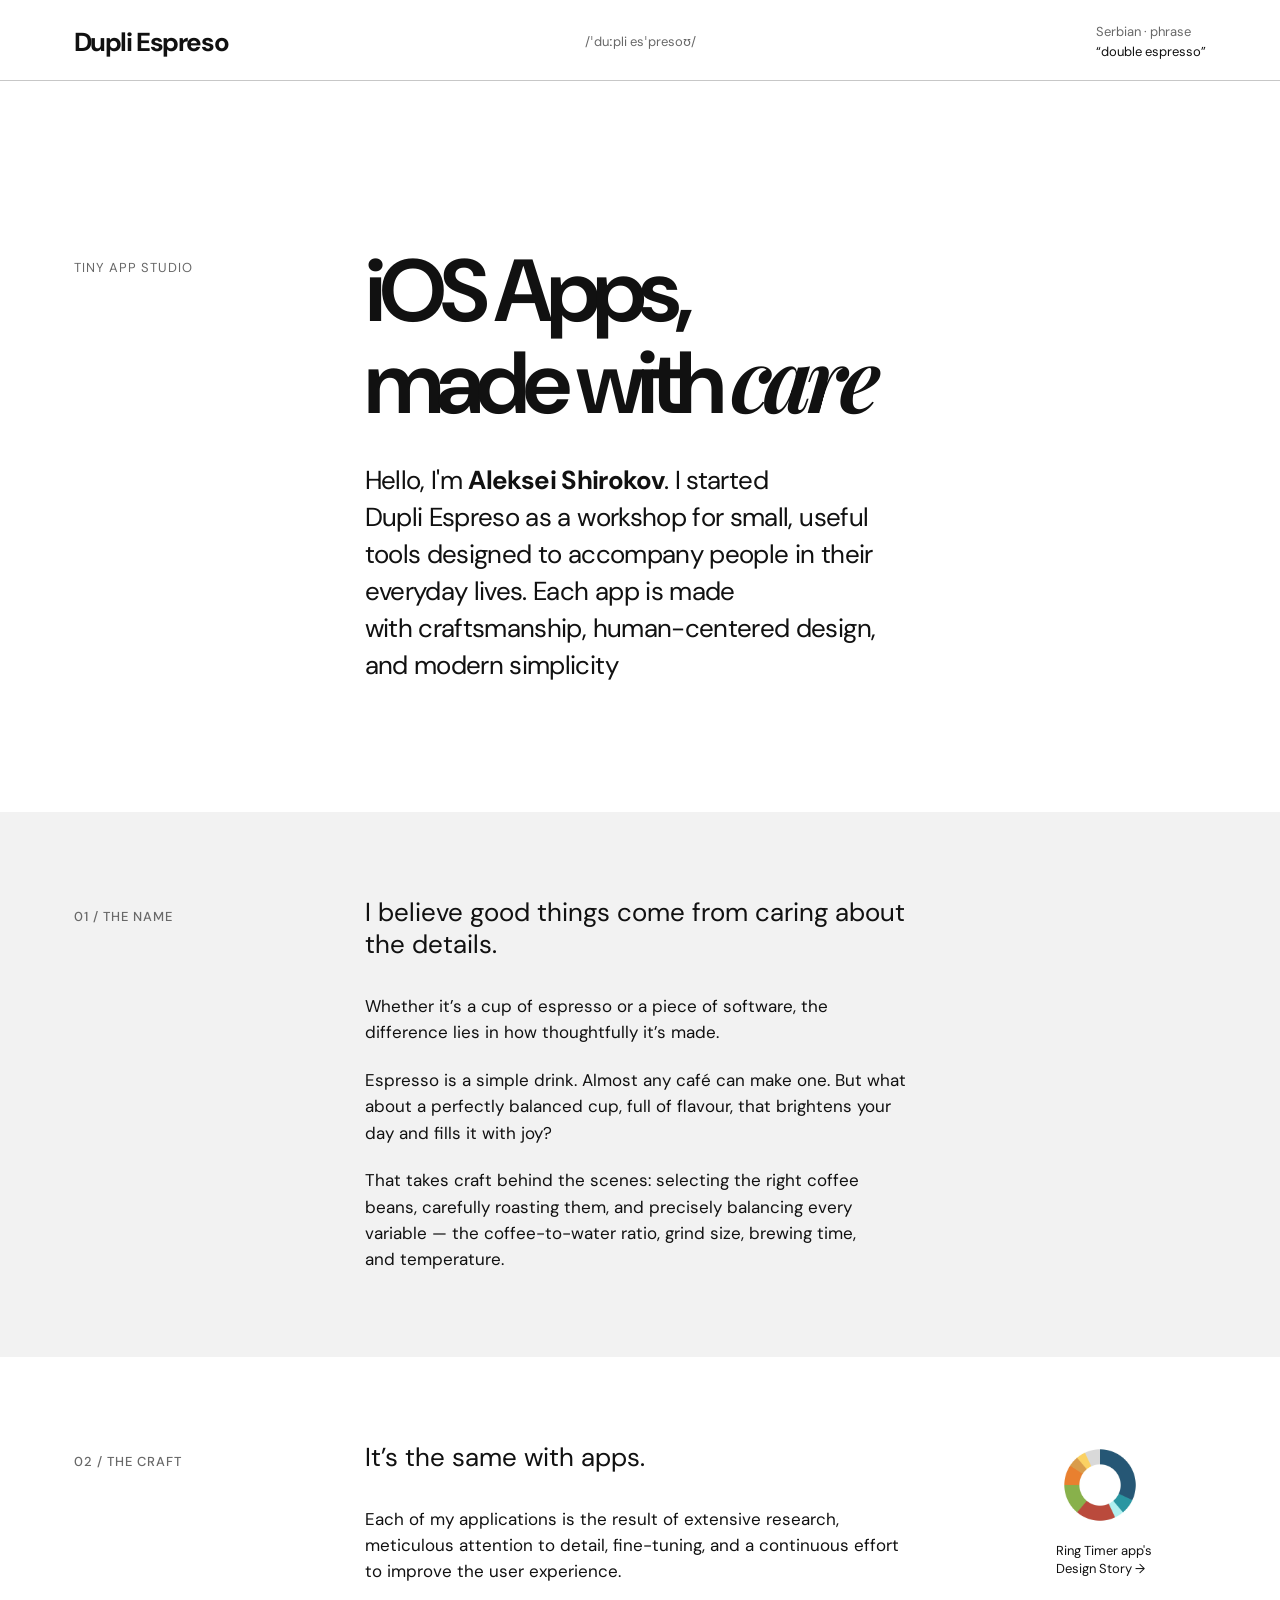
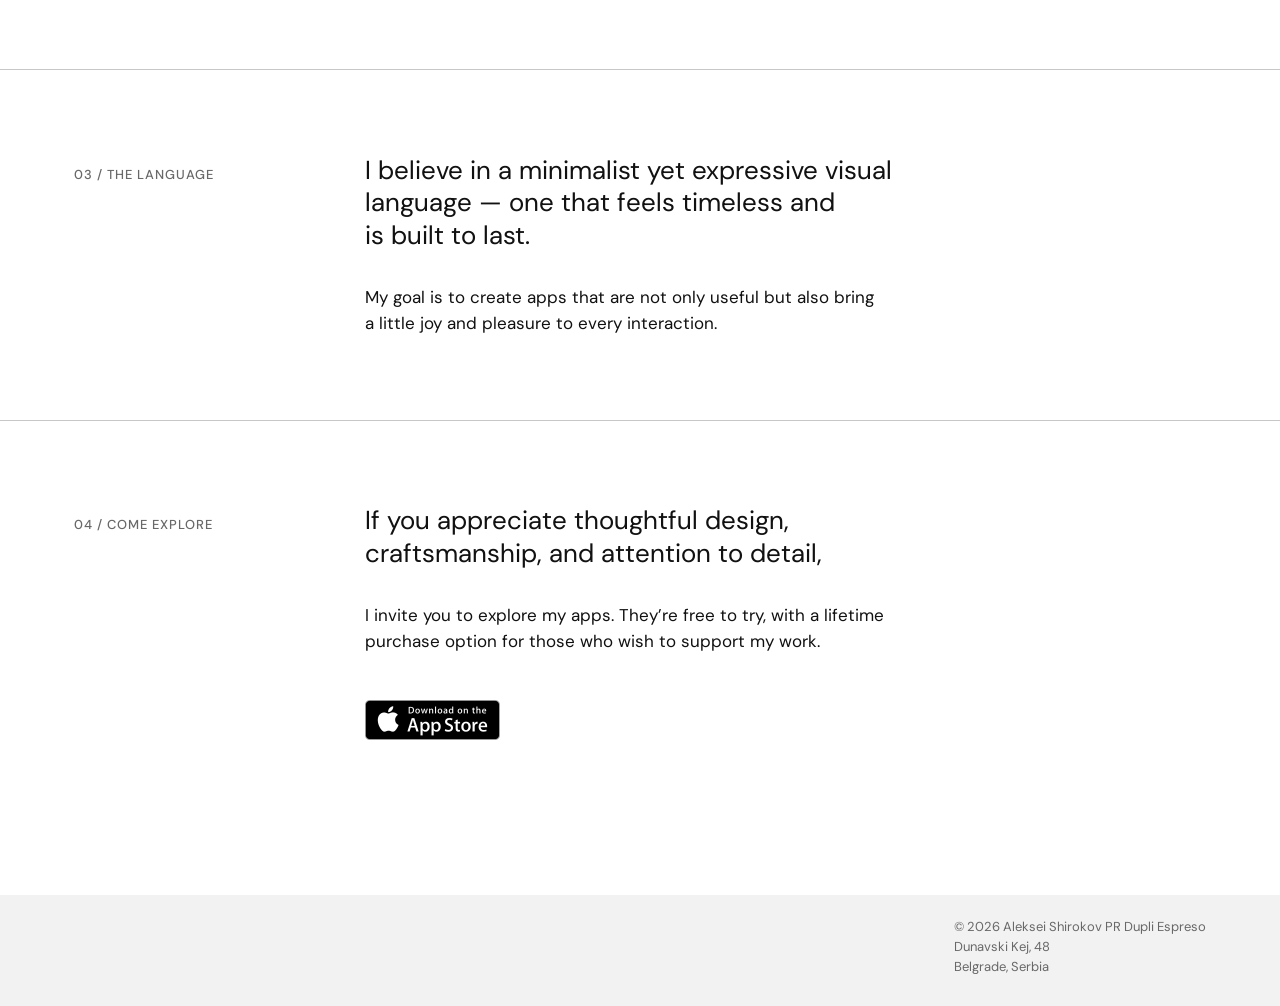
<file: index.html>
<!doctype html>
<html lang="en">
<head>
  <meta charset="utf-8">
  <meta name="viewport" content="width=device-width, initial-scale=1">
  <meta name="theme-color" content="#ffffff">
  <meta name="description" content="Dupli Espreso — small, useful apps made with care by Aleksei Shirokov.">
  <title>Dupli Espreso — Aleksei Shirokov</title>
  <link rel="preconnect" href="https://fonts.googleapis.com">
  <link rel="preconnect" href="https://fonts.gstatic.com" crossorigin>
  <link href="https://fonts.googleapis.com/css2?family=DM+Mono:wght@400;500&family=DM+Sans:wght@400;500;600;650;700&family=Playfair+Display:ital,wght@0,650;1,650&display=swap" rel="stylesheet">
  <link rel="stylesheet" href="style.css">
</head>
<body>
  <header class="wrap dictionary" aria-label="Dictionary entry">
    <div class="wordmark">Dupli Espreso</div>
    <div class="pronunciation">/ˈduːpli esˈpresoʊ/</div>
    <div class="definition"><em>Serbian · phrase</em><br>“double espresso”</div>
  </header>

  <main>
    <section class="wrap hero" aria-labelledby="page-title">
      <p class="eyebrow">Tiny app studio</p>
      <h1 id="page-title">iOS Apps,</br>made with <em>care</em></h1>
      <p class="intro">Hello, I'm <b>Aleksei Shirokov</b>. 
        I started Dupli&nbsp;Espreso as a workshop for small, useful tools designed to accompany people in their everyday lives. Each app is&nbsp;made with&nbsp;craftsmanship, human-centered&nbsp;design, and&nbsp;modern&nbsp;simplicity
      </p>
    </section>

    <section class="section name-band">
      <div class="wrap story-row">
        <h2 class="section-label">01 / The name</h2>
        <div class="copy">
          <p class="lead">I believe good things come from caring about the details.</p>
          <p>Whether it’s a cup of espresso or a piece of software, the difference lies in how thoughtfully it’s made.</p>
          <p>Espresso is a simple drink. Almost any café can make one. But what about a perfectly balanced cup, full of flavour, that brightens your day and fills it with joy?</p>
          <p>That takes craft behind the scenes: selecting the right coffee beans, carefully roasting them, and precisely balancing every variable — the&nbsp;coffee-to-water&nbsp;ratio, grind&nbsp;size, brewing time, and&nbsp;temperature.</p>
        </div>
      </div>
    </section>

    <section class="section craft-section">
      <div class="wrap story-row">
        <h2 class="section-label">02 / The craft</h2>
        <div class="copy">
          <p class="lead">It’s the same with apps.</p>
          <p>Each of my applications is the result of extensive research, meticulous attention to detail, fine-tuning, and a continuous effort to improve the user experience.</p>
        </div>
        <div class="story-feature">
          <a href="ring-timer-story.html" aria-label="Read the Ring Timer design story">
            <img src="logo1024.jpg" width="120" height="120" alt="Ring Timer icon, a multicoloured segmented ring" loading="lazy">Ring Timer app's</br>Design Story <span aria-hidden="true">→</span>
          </a>
        </div>
      </div>
    </section>

    <section class="section">
      <div class="wrap story-row">
        <h2 class="section-label">03 / The language</h2>
        <div class="copy">
          <p class="lead">I believe in a minimalist yet expressive visual language — one that feels timeless and is&nbsp;built to&nbsp;last.</p>
          <p>My goal is to create apps that are not only useful but also bring a&nbsp;little joy and pleasure to every interaction.</p>
        </div>
      </div>
    </section>

    <section class="closing">
      <div class="wrap story-row">
        <h2 class="section-label">04 / Come explore</h2>
        <div class="copy">
          <p class="lead">If you appreciate thoughtful design, craftsmanship, and&nbsp;attention to&nbsp;detail,</p>
          <p>I invite you to explore my apps. They’re free to try, with a&nbsp;lifetime purchase option for those who wish to&nbsp;support my&nbsp;work.</p>
          <a class="closing-link" href="#page-title"><img src="Download_on_the_App_Store_Badge_US-UK_135x40.png" width="135" height="40"></a>
        </div>
     </div>
    </section>
  </main>

  <footer>
    <div class="wrap footer-inner">
      <span>© <span id="year"></span> Aleksei Shirokov PR Dupli Espreso<br>Dunavski Kej, 48<br>Belgrade, Serbia</span>
    </div>
  </footer>
  <script src="script.js"></script>
</body>
</html>
</file>
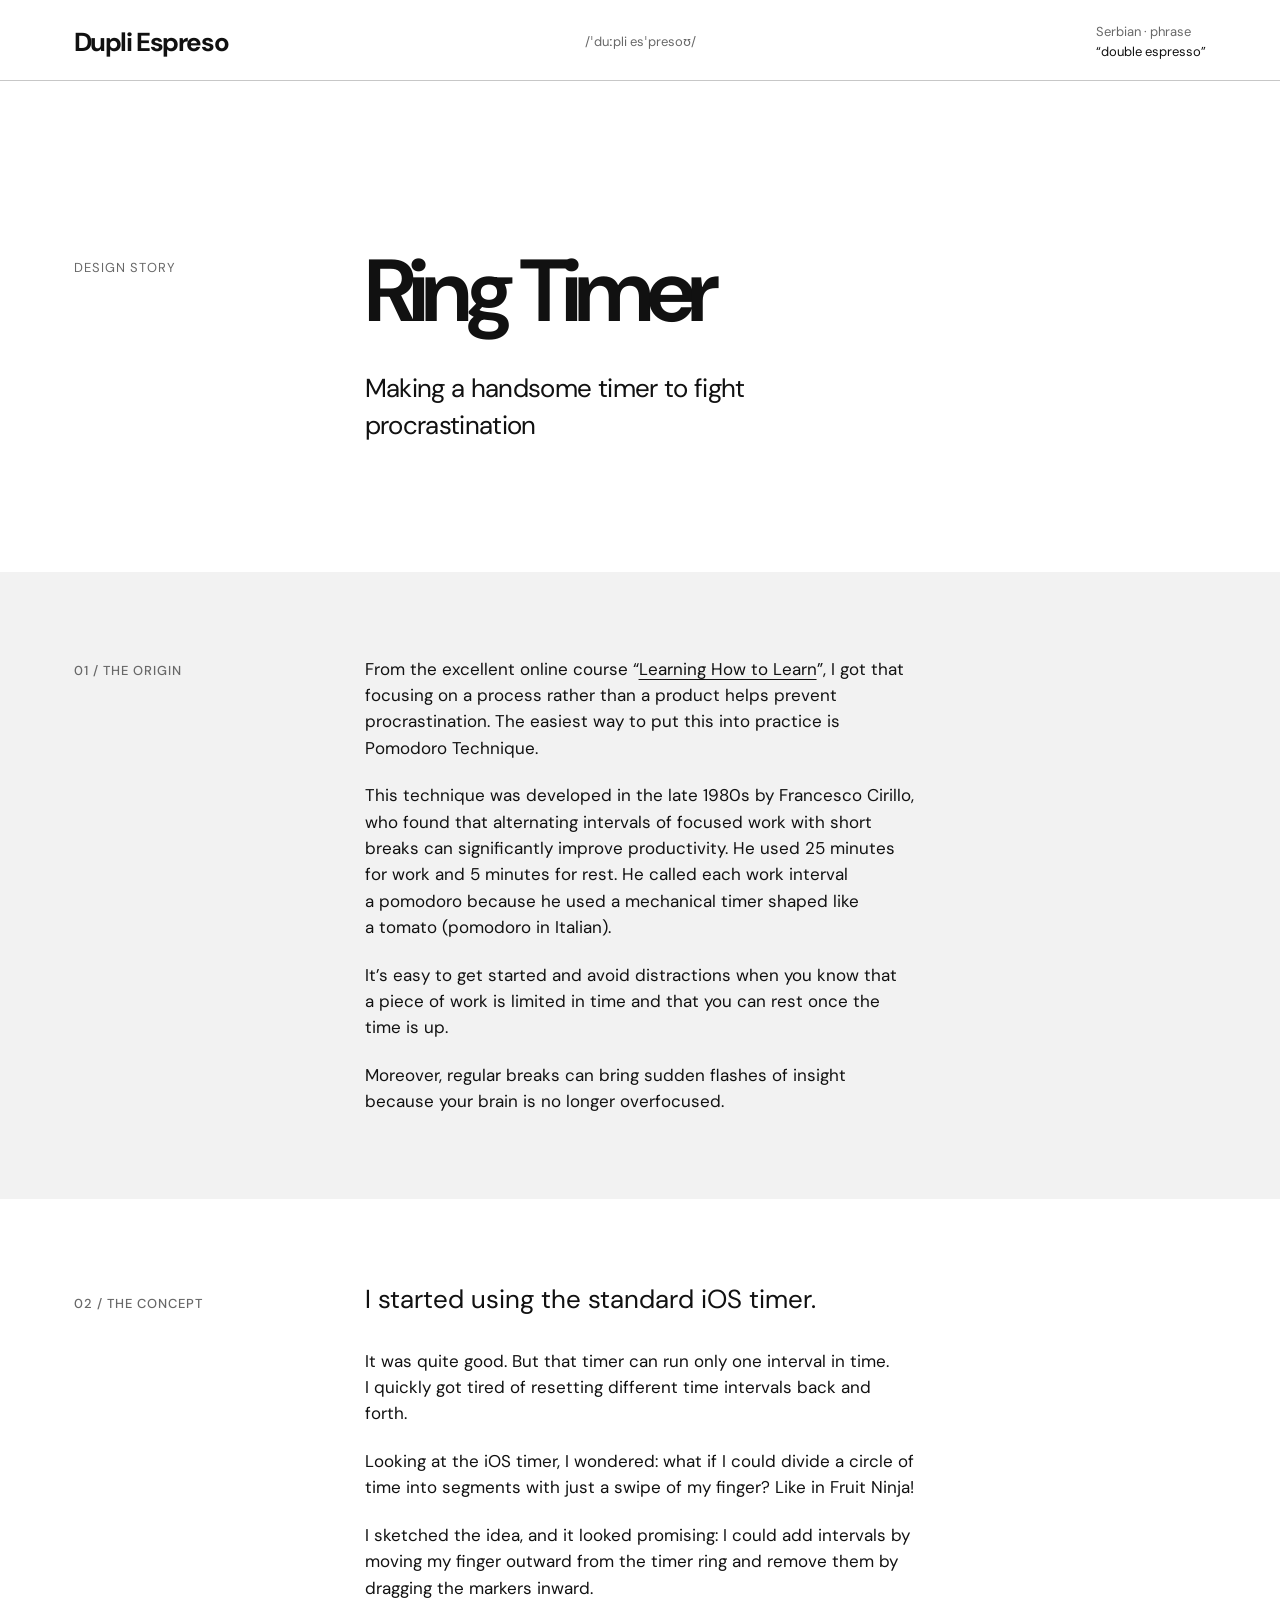
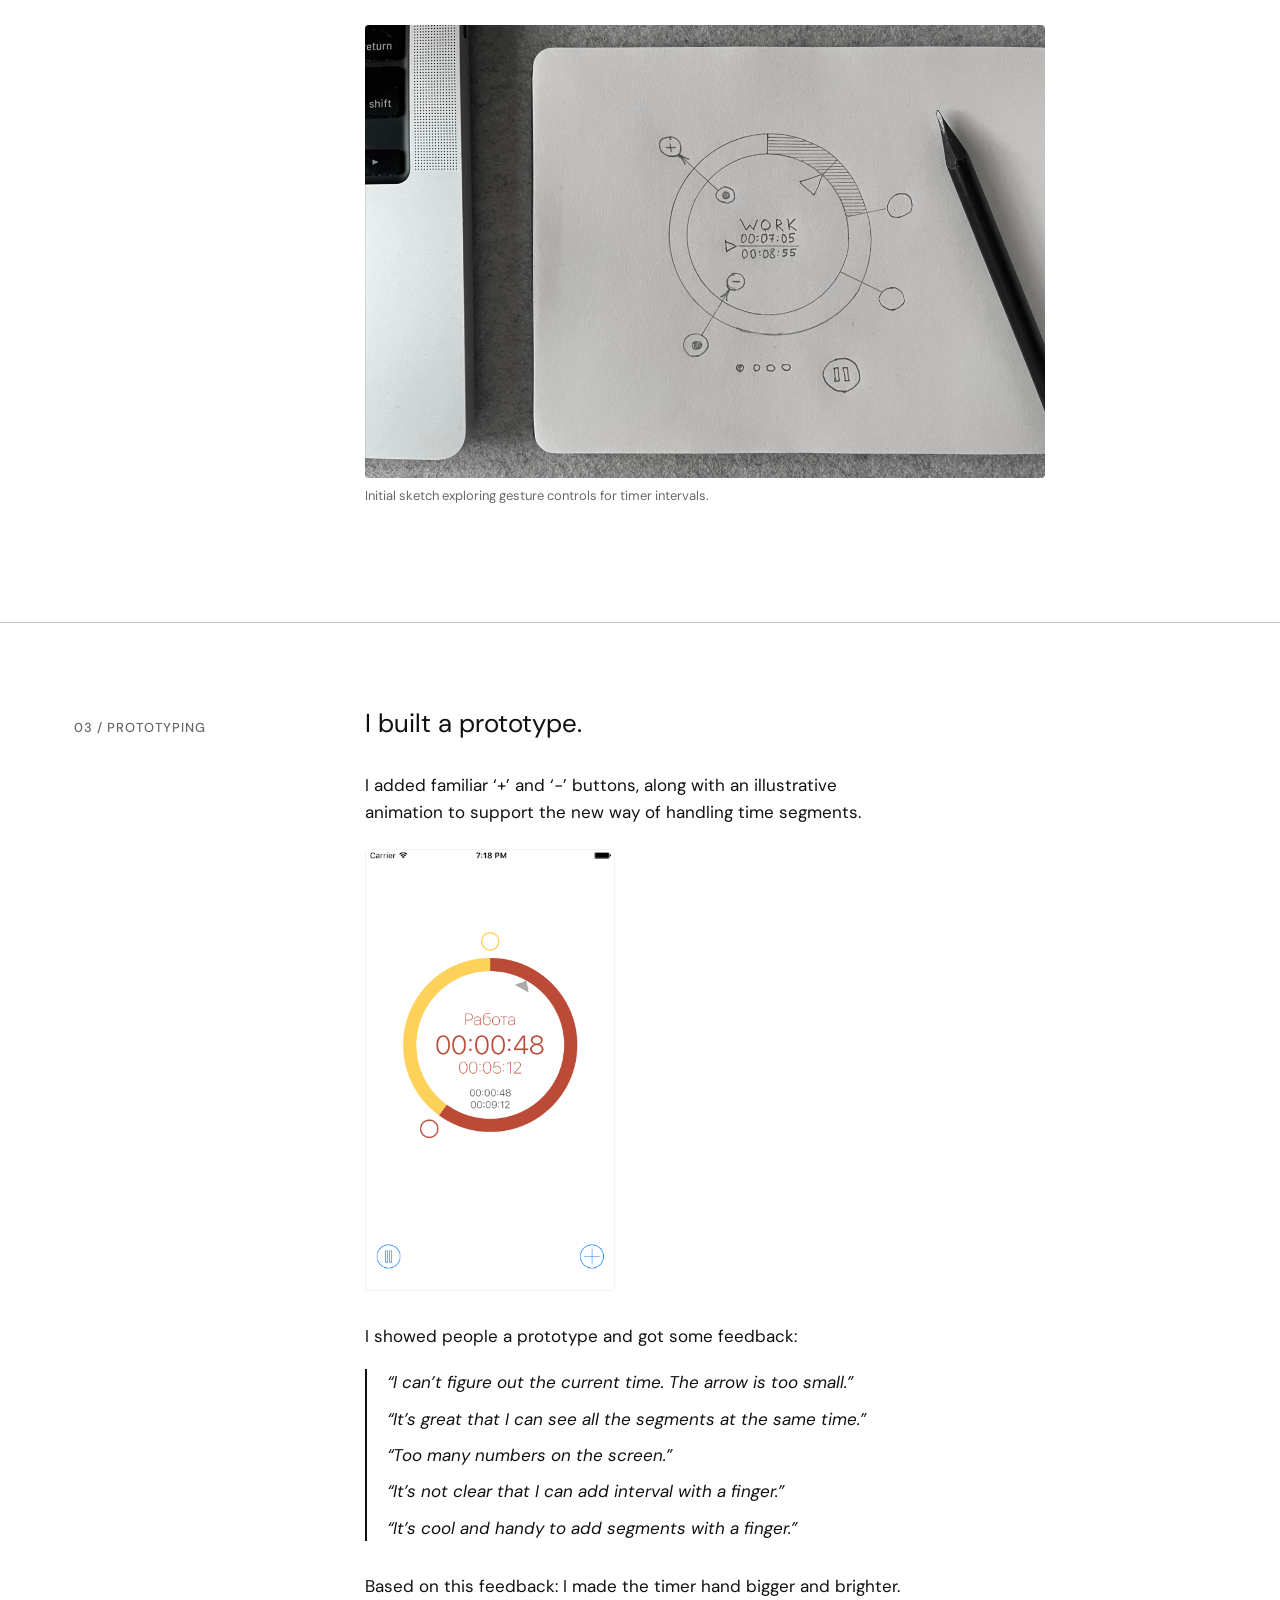
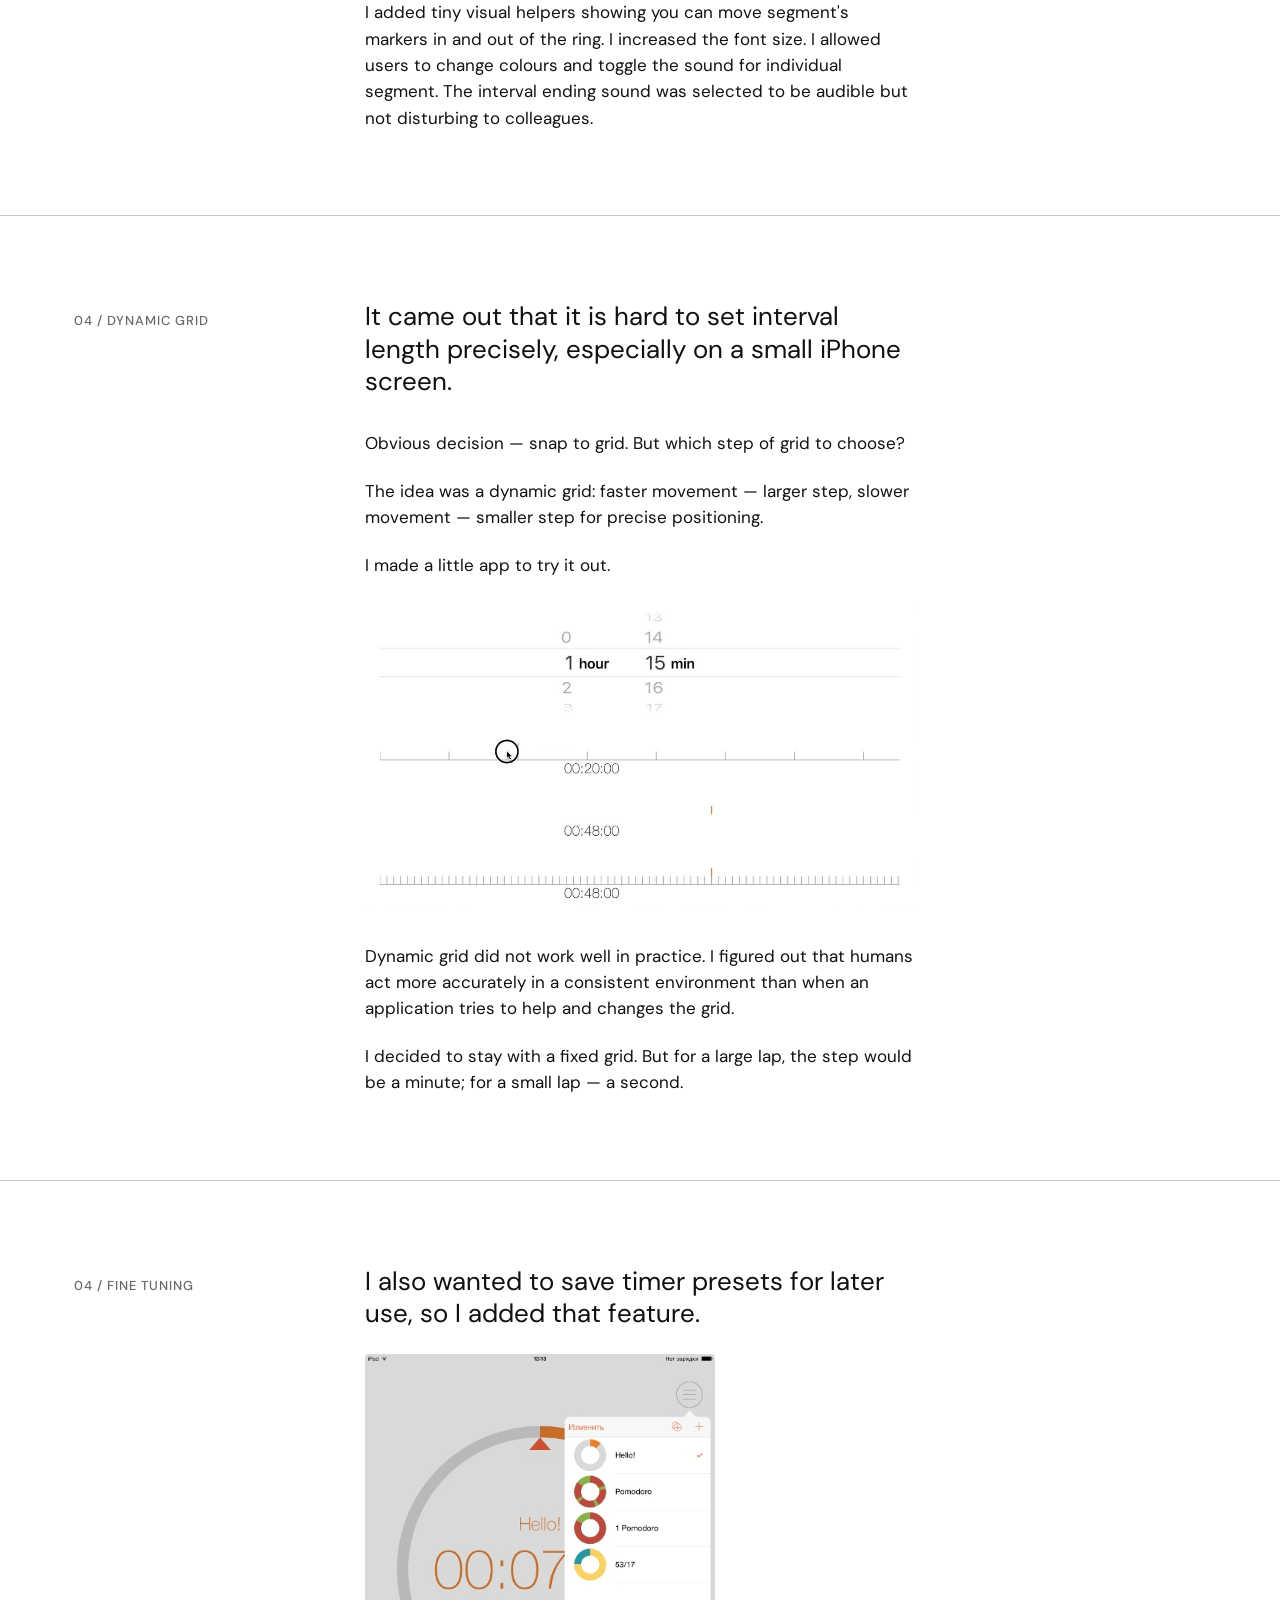
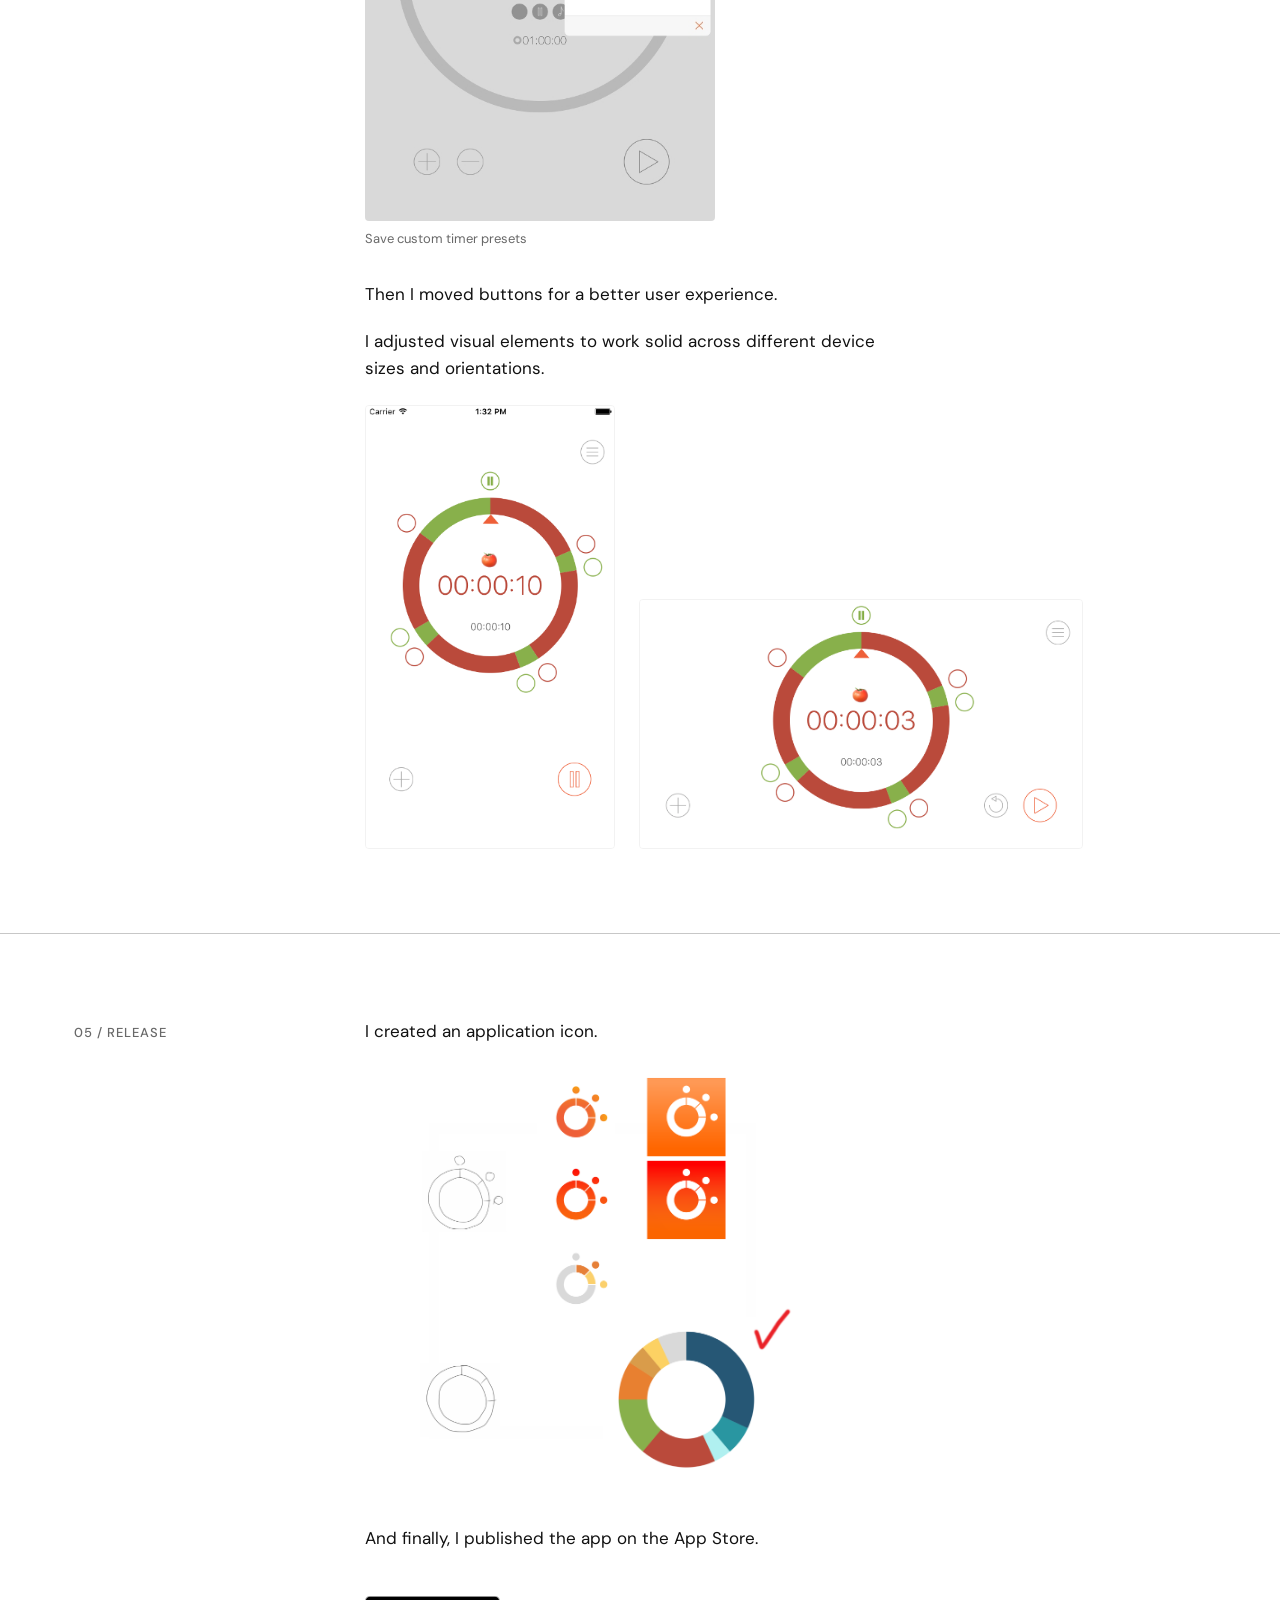
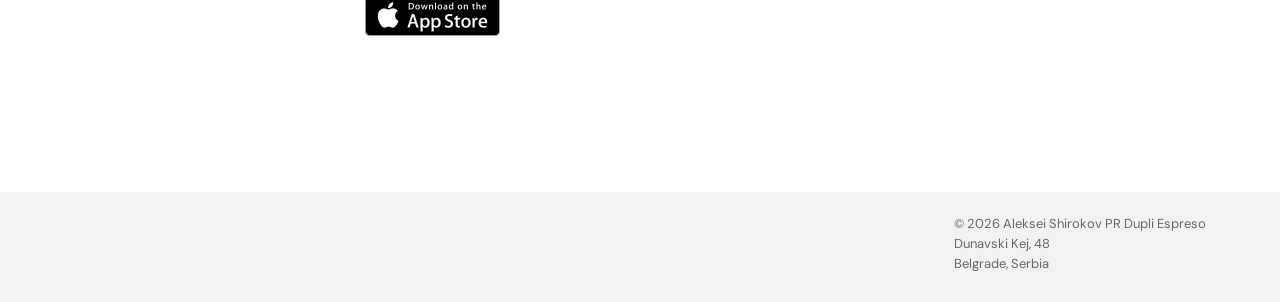
<file: ring-timer-story.html>
<!doctype html>
<html lang="en">
<head>
  <meta charset="utf-8">
  <meta name="viewport" content="width=device-width, initial-scale=1">
  <meta name="theme-color" content="#ffffff">
  <meta name="description" content="Ring Timer — Design Story by Aleksei Shirokov for Dupli Espreso.">
  <title>Ring Timer Design Story — Dupli Espreso</title>
  <link rel="preconnect" href="https://fonts.googleapis.com">
  <link rel="preconnect" href="https://fonts.gstatic.com" crossorigin>
  <link href="https://fonts.googleapis.com/css2?family=DM+Mono:wght@400;500&family=DM+Sans:wght@400;500;600;650;700&family=Playfair+Display:ital,wght@0,650;1,650&display=swap" rel="stylesheet">
  <link rel="stylesheet" href="style.css">
  <style>
    /* Article-specific media & layout enhancements sharing style.css tokens */
    .story-media {
      grid-column: 4 / 10;
      margin: 24px 0 32px;
    }
    .story-media img {
      height: auto;
      max-width: 680px;
      display: block;
      border-radius: 4px;
    }
    .story-media video {
      width: 100%;
      height: auto;
      max-width: 680px;
      display: block;
      border-radius: 4px;
    }
    .story-media figcaption {
      margin-top: 8px;
      font-size: var(--type-small);
      color: var(--muted);
    }
    blockquote.feedback-quotes {
      grid-column: 4 / 10;
      margin: 20px 0 32px;
      padding-left: 20px;
      border-left: 2px solid var(--ink);
      font-style: italic;
      color: var(--ink);
    }
    blockquote.feedback-quotes ul {
      list-style: none;
      padding: 0;
      margin: 0;
    }
    blockquote.feedback-quotes li {
      margin-bottom: 10px;
    }
    blockquote.feedback-quotes li:last-child {
      margin-bottom: 0;
    }
    .back-nav {
      margin-top: 32px;
      display: inline-block;
    }
    .image-pair {
      grid-column: 4 / 12;
      display: flex;
      gap: 24px;
      align-items: flex-end;
      margin: 24px 0 0 0;
    }
    .image-pair img {
      border: 1px solid var(--quiet); 
      border-radius: 4px;
    }
    @media (max-width: 760px) {
      .story-media, blockquote.feedback-quotes, .image-pair {
        grid-column: 1 / 7;
      }
      .image-pair {
        flex-direction: column;
        align-items: center;
        gap: 16px;
        align-items: flex-start;
      }
      img {
        width: 100%
      }
    }
  </style>
</head>
<body>
  <header class="wrap dictionary" aria-label="Dictionary entry">
    <a href="/" style="text-decoration: none; color: inherit;">
      <div class="wordmark">Dupli Espreso</div>
    </a>
    <div class="pronunciation">/ˈduːpli esˈpresoʊ/</div>
    <div class="definition"><em>Serbian · phrase</em><br>“double espresso”</div>
  </header>

  <main>
    <section class="wrap hero" aria-labelledby="page-title">
      <p class="eyebrow">Design Story</p>
      <h1 id="page-title">Ring Timer</h1>
      <p class="intro">Making a&nbsp;handsome timer to fight procrastination</p>
    </section>

    
    <section class="section name-band">
      <div class="wrap story-row">
        <h2 class="section-label">01 / The Origin</h2>
        <div class="copy">
          <p>From the excellent online course “<a href="https://www.coursera.org/learn/learning-how-to-learn">Learning How to Learn</a>”, I&nbsp;got that focusing on a&nbsp;process rather than a&nbsp;product helps prevent procrastination. The easiest way to put this into practice is Pomodoro Technique.</p>
          <p>This technique was developed in the late 1980s by Francesco Cirillo, who found that alternating intervals of focused work with short breaks can significantly improve productivity. He used 25 minutes for work and 5 minutes for rest. He called each work interval a&nbsp;pomodoro because he used a&nbsp;mechanical timer shaped like a&nbsp;tomato (pomodoro in Italian).</p>
          <p>It’s easy to get started and avoid distractions when you know that a&nbsp;piece of work is limited in time and that you can rest once the time is up.</p>
          <p>Moreover, regular breaks can bring sudden flashes of insight because your brain is no longer overfocused.</p>
        </div>
      </div>
    </section>

    <section class="section craft-section">
      <div class="wrap story-row">
        <h2 class="section-label">02 / The Concept</h2>
        <div class="copy">
          <p class="lead">I&nbsp;started using the standard iOS timer.</p> 
          <p>It was quite good. But that timer can run only one interval in time. I&nbsp;quickly got tired of resetting different time intervals back and forth.</p>
          <p>Looking at the iOS timer, I&nbsp;wondered: what if I&nbsp;could divide a&nbsp;circle of time into segments with just a&nbsp;swipe of my finger? Like in Fruit Ninja!</p>
          <p>I&nbsp;sketched the idea, and it looked promising: I&nbsp;could add intervals by moving my finger outward from the timer ring and remove them by dragging the markers inward.</p>
        </div>
        <figure class="story-media">
          <img src="ring-timer-scetch.jpeg" alt="Sketch of the Ring Timer concept" loading="lazy" style="border: 0">
          <figcaption>Initial sketch exploring gesture controls for timer intervals.</figcaption>
        </figure>        
      </div>
    </section>
    
    <section class="section">
      <div class="wrap story-row">
        <h2 class="section-label">03 / Prototyping</h2>
        <div class="copy">
          <p class="lead">I&nbsp;built a&nbsp;prototype.</p>
          <p>I&nbsp;added familiar ‘+’ and ‘−’ buttons, along with an illustrative animation to support the new way of handling time segments.</p>
        </div>

        <figure class="story-media">
          <img src="ring-timer-prototype.png" alt="Ring Timer prototype" loading="lazy" style="width:250px; border: 1px solid var(--quiet);">
        </figure>

        <div class="copy">
          <p>I&nbsp;showed people a&nbsp;prototype and got some feedback:</p>
        </div>

        <blockquote class="feedback-quotes">
          <ul>
            <li>“I&nbsp;can’t figure out the current time. The arrow is too small.”</li>
            <li>“It’s great that I&nbsp;can see all the segments at the same time.”</li>
            <li>“Too many numbers on the screen.”</li>
            <li>“It’s not clear that I&nbsp;can add interval with a&nbsp;finger.”</li>
            <li>“It’s cool and handy to add segments with a&nbsp;finger.”</li>
          </ul>
        </blockquote>

        <div class="copy">
          <p>Based on this feedback: I&nbsp;made the timer hand bigger and brighter. I&nbsp;added tiny visual helpers showing you can move segment's markers in and out of the ring. I&nbsp;increased the font size. I&nbsp;allowed users to change colours and toggle the sound for individual segment. The interval ending sound was selected to be audible but not disturbing to colleagues.</p>
        </div>

      </div>
    </section>

    <section class="section">
      <div class="wrap story-row">
        <h2 class="section-label">04 / Dynamic Grid</h2>
        <div class="copy">
          <p class="lead">It came out that it is hard to set interval length precisely, especially on a&nbsp;small iPhone screen.</p>
          <p>Obvious decision — snap to grid. But which step of grid to choose?</p>
          <p>The idea was a&nbsp;dynamic grid: faster movement — larger step, slower movement — smaller step for precise positioning.</p>
          <p>I&nbsp;made a&nbsp;little app to try it out.</p>
        </div>
        <div class="copy">
          <figure class="story-media">
            <video autoplay="" loop="" muted="" webkit-playsinline="" playsinline="" poster="ring-timer-dynamic-grid.jpg">
              <source src="ring-timer-dynamic-grid.mp4" type="video/mp4">
            </video>
          </figure>
        </div>
        <div class="copy">
          <p>Dynamic grid did not work well in practice. I figured out that humans act more accurately in a&nbsp;consistent environment than when an application tries to help and changes the grid.</p>
          <p>I&nbsp;decided to stay with a&nbsp;fixed grid. But for a&nbsp;large lap, the step would be a&nbsp;minute; for a&nbsp;small lap — a&nbsp;second.</p>
        </div>
      </div>
    </section>

    <section class="section">
      <div class="wrap story-row">
        <h2 class="section-label">04 / Fine Tuning</h2>
        <div class="copy">
          <p class="lead">I&nbsp;also wanted to save timer presets for later use, so I&nbsp;added that feature.</p>
        </div>
        <figure class="story-media">
          <img src="ring-timer-presets.jpg" alt="Save custom timer presets" loading="lazy" style="max-width:350px">
          <figcaption>Save custom timer presets</figcaption>
        </figure>
        <div class="copy">
          <p>Then I&nbsp;moved buttons for a&nbsp;better user experience.</p>
          <p>I&nbsp;adjusted visual elements to work solid across different device sizes and orientations.</p>
        </div>

        <div class="image-pair">
          <img src="ring-timer-portrait.png" alt="Portrait layout" loading="lazy" style="width: 250px;">
          <img src="ring-timer-landscape.png" alt="Landscape layout" loading="lazy" style="max-height: 250px;">
        </div>
      </div>
    </section>

    
    <section class="section">
      <div class="wrap story-row">
        <h2 class="section-label">05 / Release</h2>

        <div class="copy">
          <p>I&nbsp;created an application icon.</p>
        </div>

        <figure class="story-media">
          <img src="ring-timer-create-logo.png" alt="Ring Timer app icon design" loading="lazy" style="max-width: 450px;">
        </figure>

        <div class="copy">
          <p>And finally, I&nbsp;published the app on the App Store.</p>
          <a class="closing-link" href="#page-title"><img src="Download_on_the_App_Store_Badge_US-UK_135x40.png" width="135" height="40"></a>
        </div>

      </div>
    </section>

  </main>

  <footer>
    <div class="wrap footer-inner">
      <span>© <span id="year"></span> Aleksei Shirokov PR Dupli Espreso<br>Dunavski Kej, 48<br>Belgrade, Serbia</span>
    </div>
  </footer>
  <script src="script.js"></script>
</body>
</html>
</file>
<file: style.css>
:root {
  color-scheme: light;
  --paper: #fff;
  --ink: #111;
  --muted: #686868;
  --line: #c7c7c7;
  --quiet: #f2f2f2;
  --accent: #0073b1;
  --gutter: clamp(20px, 4.2vw, 64px);
  --measure: 1240px;
  --type-small: 13px;
  --type-body: 17px;
  --type-lead: clamp(20px, 2.2vw, 26px);
  --type-display: clamp(42px, 7vw, 88px);
  --serif: 'Playfair Display', Georgia, serif;
  --sans: 'DM Sans', Arial, sans-serif;
  --mono: 'DM Mono', monospace;
  --helvetica: "Helvetica Neue", Helvetica, Arial, sans-serif;
}
* { box-sizing: border-box; }
html { scroll-behavior: smooth; }
body {
  margin: 0;
  background: var(--paper);
  color: var(--ink);
  font-family: var(--sans);
  font-size: var(--type-body);
  line-height: 1.55;
  -webkit-font-smoothing: antialiased;
  text-rendering: optimizeLegibility;
}
a { color: inherit; text-decoration-thickness: 1px; text-underline-offset: 4px; }
a:hover, a:focus-visible { color: var(--accent); }
.wrap { width: min(100%, var(--measure)); margin-inline: auto; padding-inline: var(--gutter); }
.dictionary {
  position: relative;
  border-bottom: 0;
  padding-block: 22px 19px;
  display: grid;
  grid-template-columns: minmax(220px, 1fr) 1fr auto;
  gap: 24px;
  align-items: center;
}
.dictionary::after { content: ""; position: absolute; left: 50%; bottom: 0; width: 100vw; transform: translateX(-50%); border-bottom: 1px solid var(--line); }
.wordmark { font-size: var(--type-lead); font-weight: 700; letter-spacing: -.055em; white-space: nowrap; }
.pronunciation { color: var(--muted); font-size: var(--type-small); }
.definition { font-size: var(--type-small); text-align: left; }
.definition em { color: var(--muted); font-style: normal; }
.hero {
  padding-block: clamp(76px, 13vw, 170px) clamp(72px, 10vw, 128px);
  display: grid;
  grid-template-columns: repeat(12, minmax(0, 1fr));
  column-gap: clamp(12px, 2.4vw, 32px);
  align-items: start;
}
.eyebrow { grid-column: 1 / 4; margin: 10px 0 0; color: var(--muted); font-size: var(--type-small); text-transform: uppercase; letter-spacing: .08em; }
h1 { grid-column: 4 / 13; max-width: 900px; margin: 0; font-size: var(--type-display); line-height: .98; letter-spacing: -.075em; font-weight: 650; }
h1 em { font-family: var(--serif);}
.intro { grid-column: 4 / 10; max-width: 680px; margin: 36px 0 0; font-size: var(--type-lead); line-height: 1.42; letter-spacing: -.025em; }
.section { border-top: 1px solid var(--line); padding-block: clamp(42px, 7vw, 84px); }
.name-band { border-top: 0; }
.craft-section { border-top: 0; }
.story-row { display: grid; grid-template-columns: repeat(12, minmax(0, 1fr)); column-gap: clamp(12px, 2.4vw, 32px); align-items: baseline; }
.section-label { grid-column: 1 / 4; margin: 0; font-size: var(--type-small); font-weight: 500; color: var(--muted); text-transform: uppercase; letter-spacing: .08em; }
.copy { grid-column: 4 / 10; max-width: 690px; }
.copy p { margin: 0 0 1.25em; }
.copy p:last-child { margin-bottom: 0; }
.copy .lead { font-size: var(--type-lead); line-height: 1.25; }
.story-feature { grid-column: 11 / 13; margin-left: clamp(8px, 1vw, 14px); align-self: start; display: flex; flex-direction: column; align-items: flex-start; gap: 8px; }
.story-feature img { display: block; margin-bottom:1em; width: 88px; height: 88px; object-fit: contain; }
.story-feature a { font-size: var(--type-small); line-height: 1.4; text-decoration: none; }
.story-feature a:hover { text-decoration: underline; }
.name-band { background: var(--quiet); }
.closing { position: relative; padding-block: clamp(42px, 7vw, 84px); }
.closing::before { content: ""; position: absolute; inset: 0 0 auto; border-top: 1px solid var(--line); }
.closing-link { display: inline-flex; gap: 12px; align-items: center; margin-top: 24px; color: var(--accent); font-weight: 600; text-decoration: none; }
.closing-link span { transition: transform 180ms ease; }
.closing-link:hover span { transform: translateX(4px); }
footer { margin-top: 64px; border-top: none; padding-block: 22px 28px; color: var(--muted); font-size: var(--type-small); background: var(--quiet); }
.footer-inner { display: flex; justify-content: flex-end; gap: 20px; flex-wrap: wrap; }
.footer-inner strong { color: var(--ink); font-weight: 600; }
@media (max-width: 760px) {
  .dictionary { grid-template-columns: 1fr auto; gap: 3px 12px; padding-block: 17px; }
  .wordmark { grid-column: 1; }
  .pronunciation { grid-column: 1; }
  .definition { grid-column: 2; grid-row: 1 / 3; align-self: center; max-width: 145px; }
  .hero, .story-row { grid-template-columns: repeat(6, minmax(0, 1fr)); column-gap: 16px; }
  .hero { padding-block: 72px 68px; row-gap: 28px; }
  .eyebrow { grid-column: 1 / 7; }
  h1 { grid-column: 1 / 7; }
  .intro { grid-column: 1 / 7; margin-top: 0; }
  .section { padding-block: 42px; }
  .story-row { align-items: start; }
  .section-label { grid-column: 1 / 7; margin-bottom: 22px; }
  .copy, .closing .copy { grid-column: 1 / 7; }
  .story-feature { grid-column: 1 / 7; margin: 28px 0 0; }
  .closing { padding-block: 58px; }
}
@media (prefers-reduced-motion: reduce) {
  html { scroll-behavior: auto; }
  *, *::before, *::after { transition-duration: .01ms !important; }
}
</file>
